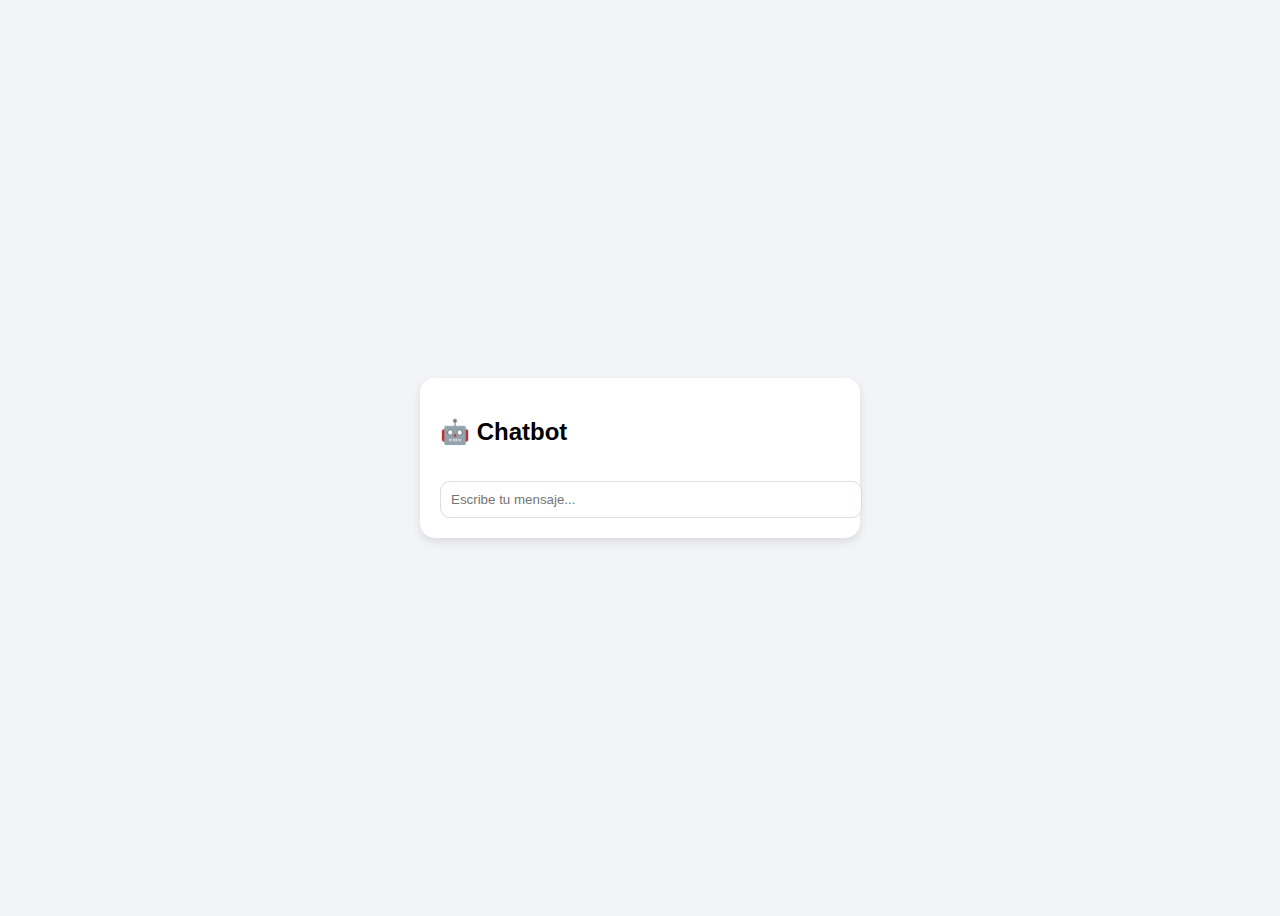
<file: mision2/version1ns/templates/index.html>
<!DOCTYPE html>
<html lang="es">
<head>
  <meta charset="UTF-8" />
  <meta name="viewport" content="width=device-width, initial-scale=1.0" />
  <title>Chatbot Inteligente</title>
  <style>
    body {
      font-family: Arial, sans-serif;
      background: #f2f4f8;
      display: flex;
      justify-content: center;
      align-items: center;
      height: 100vh;
    }
    #chatbox {
      background: white;
      width: 400px;
      border-radius: 15px;
      box-shadow: 0 4px 10px rgba(0,0,0,0.1);
      padding: 20px;
      display: flex;
      flex-direction: column;
    }
    #messages {
      flex-grow: 1;
      overflow-y: auto;
      margin-bottom: 15px;
    }
    .msg { margin: 8px 0; }
    .user { text-align: right; color: blue; }
    .bot { text-align: left; color: green; }
    input[type="text"] {
      width: 100%;
      padding: 10px;
      border: 1px solid #ddd;
      border-radius: 10px;
      outline: none;
    }
  </style>
</head>
<body>
  <div id="chatbox">
    <h2>🤖 Chatbot</h2>
    <div id="messages"></div>
    <form id="chatForm">
      <input type="text" id="userInput" placeholder="Escribe tu mensaje..." autocomplete="off" />
    </form>
  </div>

  <script>
    const form = document.getElementById("chatForm");
    const input = document.getElementById("userInput");
    const messages = document.getElementById("messages");

    form.addEventListener("submit", async (e) => {
      e.preventDefault();
      const text = input.value.trim();
      if (!text) return;

      messages.innerHTML += `<div class="msg user">Tú: ${text}</div>`;
      input.value = "";

      const response = await fetch("/chat", {
        method: "POST",
        headers: { "Content-Type": "application/x-www-form-urlencoded" },
        body: `message=${encodeURIComponent(text)}`
      });

      const data = await response.json();
      messages.innerHTML += `<div class="msg bot">Bot: ${data.response}</div>`;
      messages.scrollTop = messages.scrollHeight;
    });
  </script>
</body>
</html>
</file>
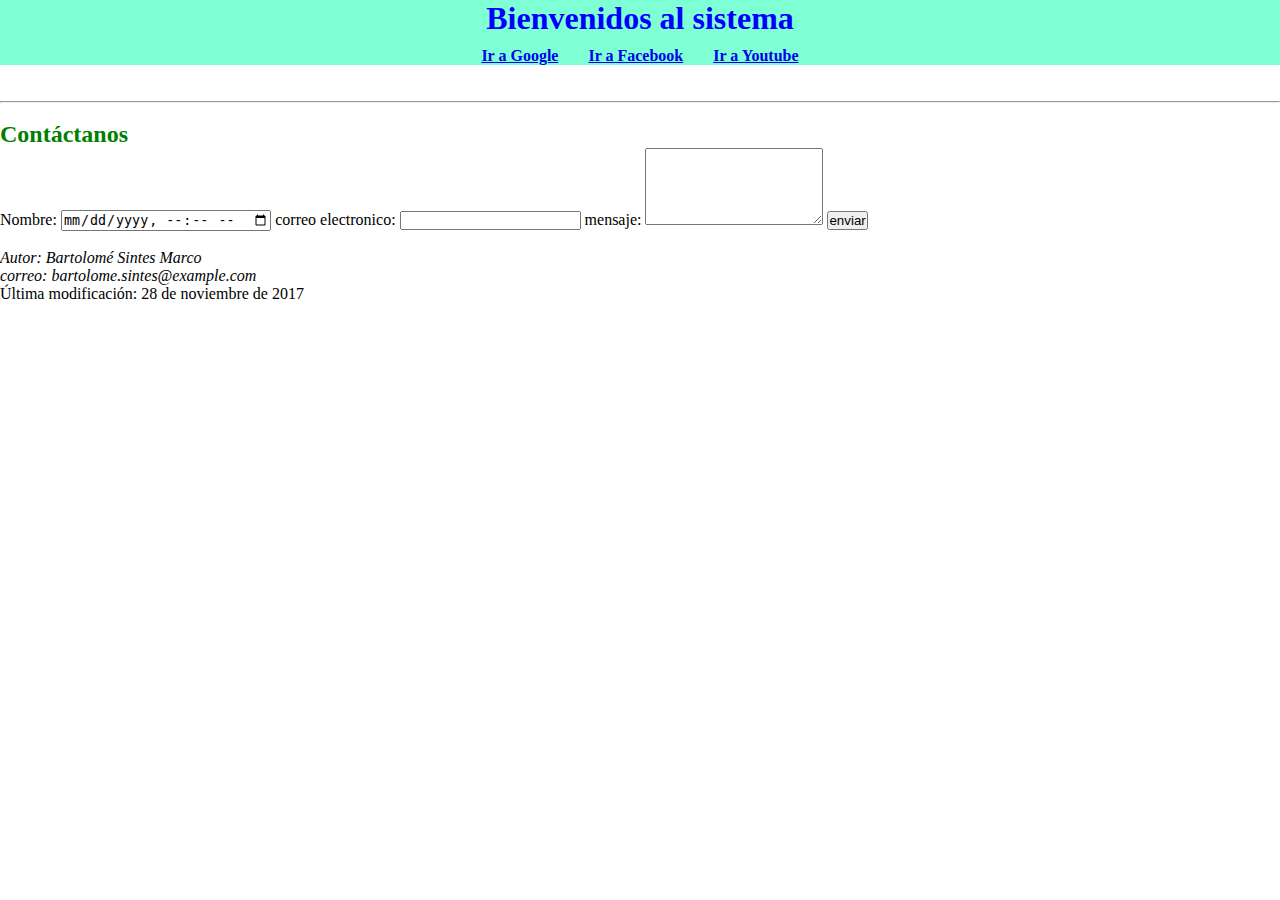
<file: proyecto/mision_1/frontent/index.html>
<!DOCTYPE html>
<html lang="es ">

<head>
    <meta charset="UTF-8">
    <meta name="viewport" content="width=device-width, initial-scale=1.0">
    <title>Proyecto</title>
    <link rel="stylesheet" href="css/style.css">
</head>


<body>

    <header>
        <h1>Bienvenidos al sistema</h1>
        <nav>
            <ul>
                <li><a href="https://Google.com" target="_blank">Ir a Google</a></li>
                <li><a href="https://Facebook.com" target="_blank">Ir a Facebook</a></li>
                <li><a href="https://Youtube.com" target="_blank">Ir a Youtube</a></li>
            </ul>
        </nav>

    </header>
    
    
    <br>
    <br>
    <hr>
    <br>

    <!-- no se puede ver desde la interfaz del usuario -->
    <!-- comentarios, nos ayudan a documentar nuestro desarrollo -->
    <!-- <h1>Hola Mundo 😎😎</h1>
    <h1>h-1</h1>
    <h2>h-2</h2>
    <h3>h-3</h3>
    <h4>h-4</h4>
    <h5>h-5</h5>
    <h6>h-6</h6>

    <p> Etiqueta de tipo <strong>párrafo</strong> <i>Acá la cursiva</i> </p>
    <p><b>tambien para negrilla</b> </p>
    <p> <em>Tambien para la cursiva</em> </p>
    <p> <em> <b> <u>Subrayado</u> </b> </em> </p> -->
    <!-- <p>
        1.	Item  
        2.	Item 
        3.	Item 

    </p> -->

    <!-- Esxisten 2 tipos de lista  -->
    <!-- ol ordenared list -->

<!--     <ol>
        <li>Item 1</li>
        <li>Item 2</li>
        <li>Item 3</li>
    </ol> -->

    <!-- ul unordered list -->

<!--     <ul>
        <li>Item A</li>
        <li>Item B</li>
        <li>Item C</li>
    </ul> -->

    <div class="contenido">
        <h2>Contáctanos</h2>
        
        <form action="" class="formulario">

            <label for="Nombre">Nombre:</label>
            <input type="datetime-local" id="Nombre" required>
    
            <label for="email">correo electronico:</label>
            <input type="email" id="email" required>
    
            <label for="mensaje">mensaje:</label>
            <textarea name="mensaje" id="mensaje" rows="5"></textarea>
    
            <button>enviar</button>
        </form>
        

    </div>
    <br>

    <footer>
        <address>
            Autor: Bartolomé Sintes Marco<br>
            correo: bartolome.sintes@example.com
        </address>

        <p>Última modificación: 28 de noviembre de 2017</p>
    </footer>
</body>

</html>
</file>
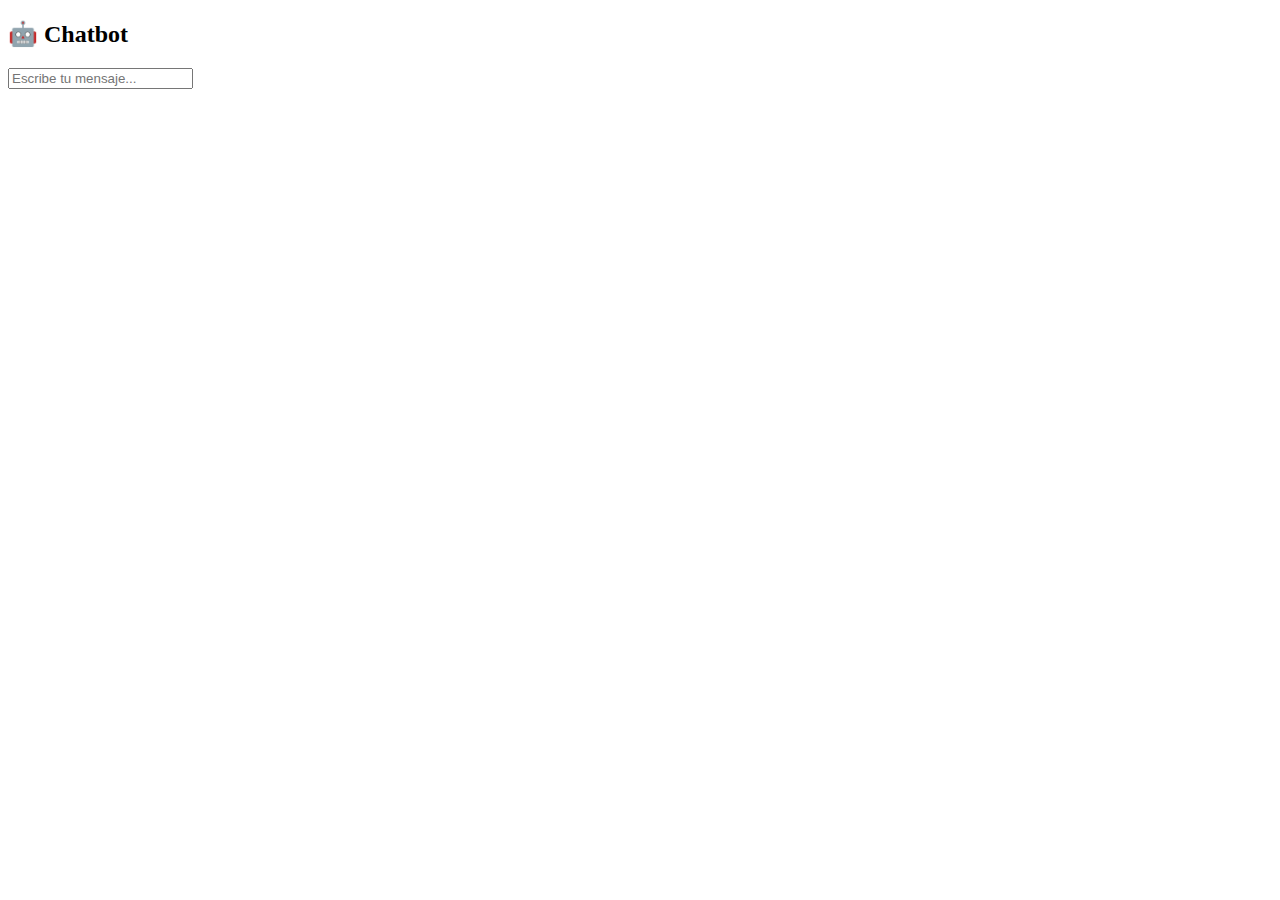
<file: mision2/chatbot/chatbotv4/templates/index.html>
<!DOCTYPE html>
<html lang="en">
<head>
    <meta charset="UTF-8">
    <meta name="viewport" content="width=device-width, initial-scale=1.0">
    <title>Chatbot Inteligente</title>
</head>
<body>
    <div id="Chatbot">
        <h2>🤖 Chatbot</h2>
        <div id="messages"></div>
        <form id="chatForm">
            <input type="text" id="userInput" placeholder="Escribe tu mensaje..." autocomplete="off">
        </form>
    </div>

<script>
    const form =document.getElementById("chatForm")
    const input =document.getElementById("userInput")
    const messages =document.getElementById("messages")
    form.addEventListener("submit", async (e)=>{
        e.preventDefault();
        const text=input.value.trim();
        messages.innerHTML+= `<div class="msg user">Tu: ${text}</div>`;
        input.value="";
        const response = await fetch("/chat",{
            method: "POST",
            headers:{"Content-type":"aplication/x-www-form-urlencode"},
            body:`message=${encodeURIComponent(text)}`
        })
        const data = await response.json();
        messages.innerHTML+=`<div class="msg bot">Bot: ${data.response}</div>`;
        messages.scrollTop = messages.scrollHeight;
        
    });
        
    
    


</script>
    
</body>
</html>
</file>
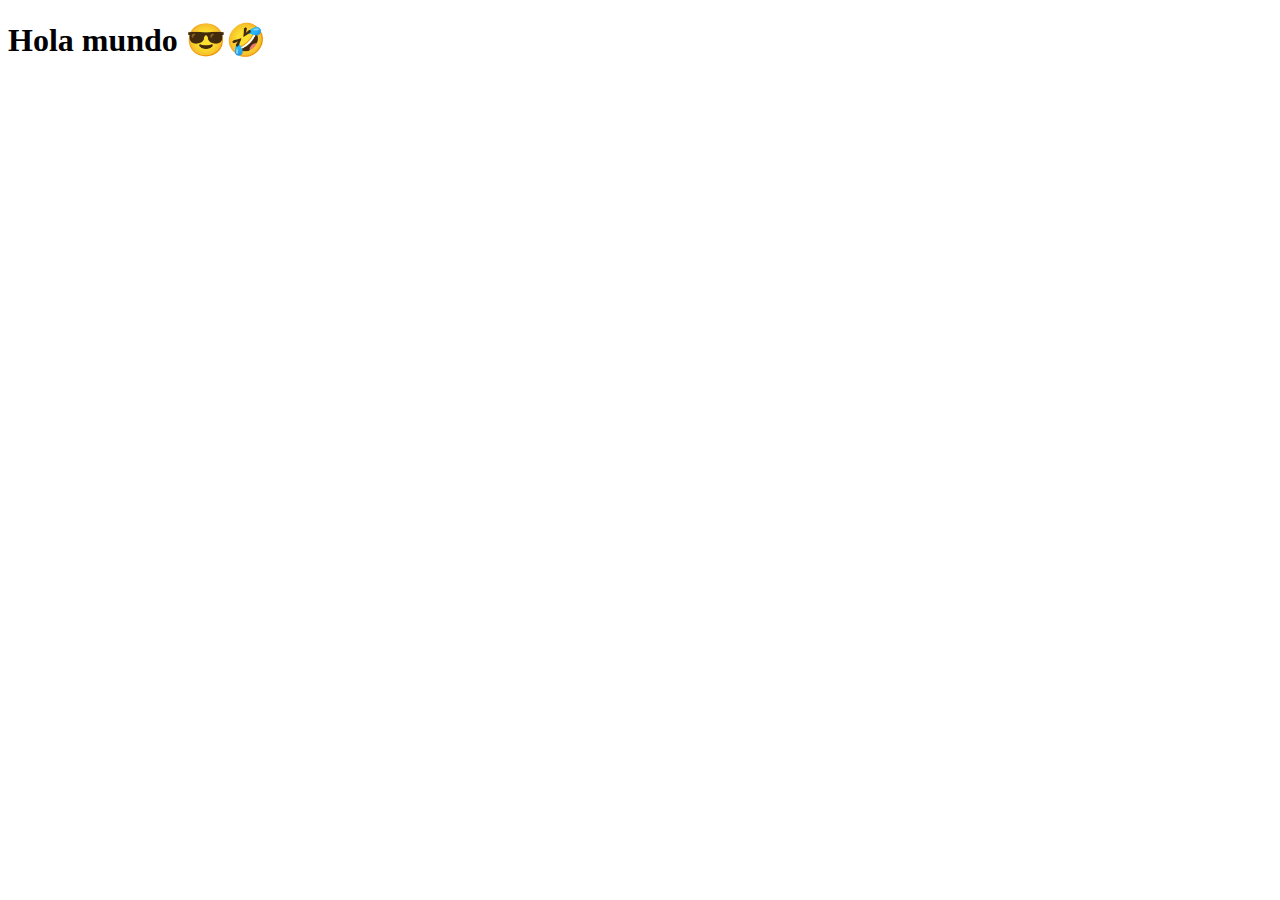
<file: personal/proyecto/mision_1/frontent/index.html>
<!DOCTYPE html>
<html lang="en">
<head>
    <meta charset="UTF-8">
    <meta name="viewport" content="width=device-width, initial-scale=1.0">
    <title>Document</title>
</head>
<body>
    <h1> Hola mundo 😎🤣</h1>
    
</body>
</html
</file>
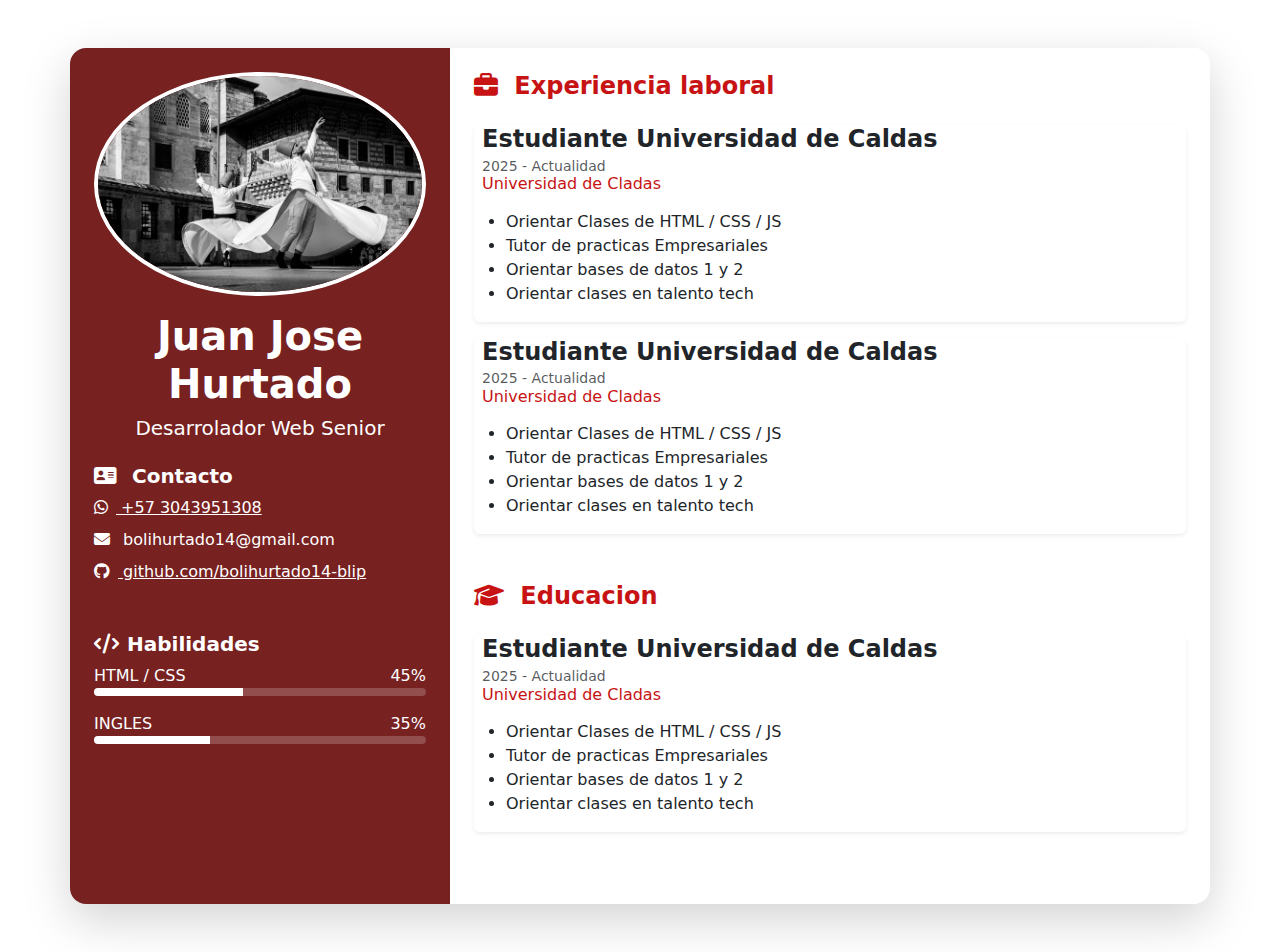
<file: proyecto/mision_1/frontent/hoja de vida/index.html>
<!DOCTYPE html>
<html lang="en">
<head>
    <meta charset="UTF-8">
    <meta name="viewport" content="width=device-width, initial-scale=1.0">
    <title>Hoja de vida</title>
    <!-- Bootstrap 5 -->
    <link href="https://cdn.jsdelivr.net/npm/bootstrap@5.3.0/dist/css/bootstrap.min.css" rel="stylesheet">
    <!-- Font Awesome -->
    <link rel="stylesheet" href="https://cdnjs.cloudflare.com/ajax/libs/font-awesome/6.4.0/css/all.min.css">
    <!-- Google Fonts -->
    <link href="https://fonts.googleapis.com/css2?family=Montserrat:wght@400;600&display=swap" rel="stylesheet">
    <link rel="stylesheet" href="style.css">
</head>
<body>

    <div class="container my-5">
        <div class="row shadow-lg rounded-4 overflow-hidden">

            <!-- columna izquierda -->
             <div class="col-md-4 bg-primary text-white p-4">

                <header class="text-center mb-4">
                    <!-- file:///C:/Users/bolih/OneDrive/Desktop/Proyecto%201/AIG339/personal/proyecto/mision_1/frontent/hoja%20de%20vida/img/1.jpg -->
                    <img src="img/1.jpg" 
                    class="img-fluid rounded-circle border border-4 border-white mb-3"
                    alt="le falta algo">
                    <h1 class="fw-bold mb-2">Juan Jose Hurtado</h1>
                    <h2 class="h5">Desarrolador  Web Senior</h2>
                    
                </header>
                <section>
                    <h5 class="fw-bold mb-2"> <i class="fas fa-address-card me-2"></i> Contacto</h5>

                    <ul class="list-unstyled">
                        <li class="mb-2">
                            <a href="https://wa.me/573043951308?text=Hola%20te%20voy%20a%20contratar%20ya"
                            target="_blank"
                            class="text-white"
                            >
                            <i class="fa-brands fa-whatsapp me-2"></i> +57 3043951308
                            </a>
                        </li>
                        <li class="mb-2">
                            <i class="fas fa-envelope me-2"></i> bolihurtado14@gmail.com
                        </li>
                        <li class="mb-2">
                            <a
                            href="https://github.com/bolihurtado14-blip"
                              arget="_blank"
                            class="text-white"
                            >
                                <i class="fab fa-github me-2"></i>
                                github.com/bolihurtado14-blip
                            </a>

                        </li>
                    </ul>
                </section>

                <section class="my-5">
                    <h5 class="fw-bold"> <i class="fas fa-code me-2"></i>Habilidades  </h5>
                    <div class="d-flex justify-content-between">
                        <span>HTML / CSS</span>
                        <span>45%</span>
                    </div>

                    <div class="progress mb-3" style="height: 8px;">
                        <div class="progress-bar bg-white"  style="width: 45%;"></div>

                    </div>
                    <div class="d-flex justify-content-between">
                        <span>INGLES</span>
                        <span>35%</span>
                    </div>

                    <div class="progress mb-3" style="height: 8px;">
                        <div class="progress-bar bg-white"  style="width: 35%;"></div>

                    </div>

                </section>

             </div>

             <!-- Columna derecha -->

             <div class="col-md-8 border-0 shadow-sm p-4">

                <section class="mb-5">
                    <h4 class="fw-bold text-primary mb-4"> <i class="fas fa-briefcase me-2"></i> Experiencia laboral </h4>
                    <div class="card mb-3 border-0 shadow-sm">
                        <div class="car-body">
                            <h4 class="card-title fw-bold mx-2">
                                Estudiante Universidad de Caldas
                            </h4>
                            <!--<h5 class="h6 card-subtitle mb-2 text-muted medium" style="font-size: 20px"> -->
                            <h5 class="h6 card-subtitle mx-2 text-muted medium small">
                                2025 - Actualidad
                            </h5>
                            <h6 class="text-primary mx-2">
                                Universidad de Cladas
                            </h6>
                            <ul class="my-3">
                                <li>Orientar Clases de HTML / CSS / JS</li>
                                <li>Tutor de practicas Empresariales</li>
                                <li>Orientar bases de datos 1 y 2</li>
                                <li>Orientar clases en talento tech </li>
                            </ul>
                        </div>
                    </div>
                    <div class="card mb-3 border-0 shadow-sm">
                        <div class="car-body">
                            <h4 class="card-title fw-bold mx-2">
                                Estudiante Universidad de Caldas
                            </h4>
                            <!--<h5 class="h6 card-subtitle mb-2 text-muted medium" style="font-size: 20px"> -->
                            <h5 class="h6 card-subtitle mx-2 text-muted medium small">
                                2025 - Actualidad
                            </h5>
                            <h6 class="text-primary mx-2">
                                Universidad de Cladas
                            </h6>
                            <ul class="my-3">
                                <li>Orientar Clases de HTML / CSS / JS</li>
                                <li>Tutor de practicas Empresariales</li>
                                <li>Orientar bases de datos 1 y 2</li>
                                <li>Orientar clases en talento tech </li>
                            </ul>
                        </div>
                    </div>
                    
                </section>

                <section class="mb-5">
                    <h4 class="fw-bold text-primary mb-4">
                        <i class="fas fa-graduation-cap me-2"></i>
                        Educacion
                    </h4>
                    <div class="card mb-3 border-0 shadow-sm">
                        <div class="car-body">
                            <h4 class="card-title fw-bold mx-2">
                                Estudiante Universidad de Caldas
                            </h4>
                            <!--<h5 class="h6 card-subtitle mb-2 text-muted medium" style="font-size: 20px"> -->
                            <h5 class="h6 card-subtitle mx-2 text-muted medium small">
                                2025 - Actualidad
                            </h5>
                            <h6 class="text-primary mx-2">
                                Universidad de Cladas
                            </h6>
                            <ul class="my-3">
                                <li>Orientar Clases de HTML / CSS / JS</li>
                                <li>Tutor de practicas Empresariales</li>
                                <li>Orientar bases de datos 1 y 2</li>
                                <li>Orientar clases en talento tech </li>
                            </ul>
                        </div>
                    </div>
                </section>

             </div>

        </div>
    </div>
    

    <script src="https://cdn.jsdelivr.net/npm/bootstrap@5.3.0/dist/js/bootstrap.bundle.min.js"></script>
</body>
</html>
</file>
<file: proyecto/mision_1/frontent/hoja de vida/style.css>
.bg-primary{
    background-color: #772121 !important;
}

/* img{
    max-width: 90%;
} */

.progress{
    background-color: rgba(255, 255, 255, 0.2);
    border-radius: 20px;
}

.text-primary{
    color: #c71313 !important;
}
/* estilo para las card */

.card{
    transition: trasnfoom 0.3s ease,box-shadow 0.3s ease;
}

.card:hover{
    transform: translateY(-5px);
    box-shadow: 0 10px 20px rgba(0,0,0,0.1);
}
</file>
<file: proyecto/mision_1/frontent/css/style.css>
/* body {
    background-color: burlywood;
} */
/*  resetear estilo */
*{
    margin: 0;
    padding: 0;
}

header{
    background-color: aquamarine;
    color: white;
    padding: 20xp;
    text-align: center;
}

nav ul {
    list-style: none;
    display: flex;
    justify-content: center;
    margin-top: 10px;
}
nav ul li{
    margin: 0 15px;
}

nav ul li{
    color: white;
    text-decoration: none;
    font-weight: bold;
}
h1 {
    color: blue;
}

h2 {
    color: green;
}

h3 {
    color: orange;
}
</file>
